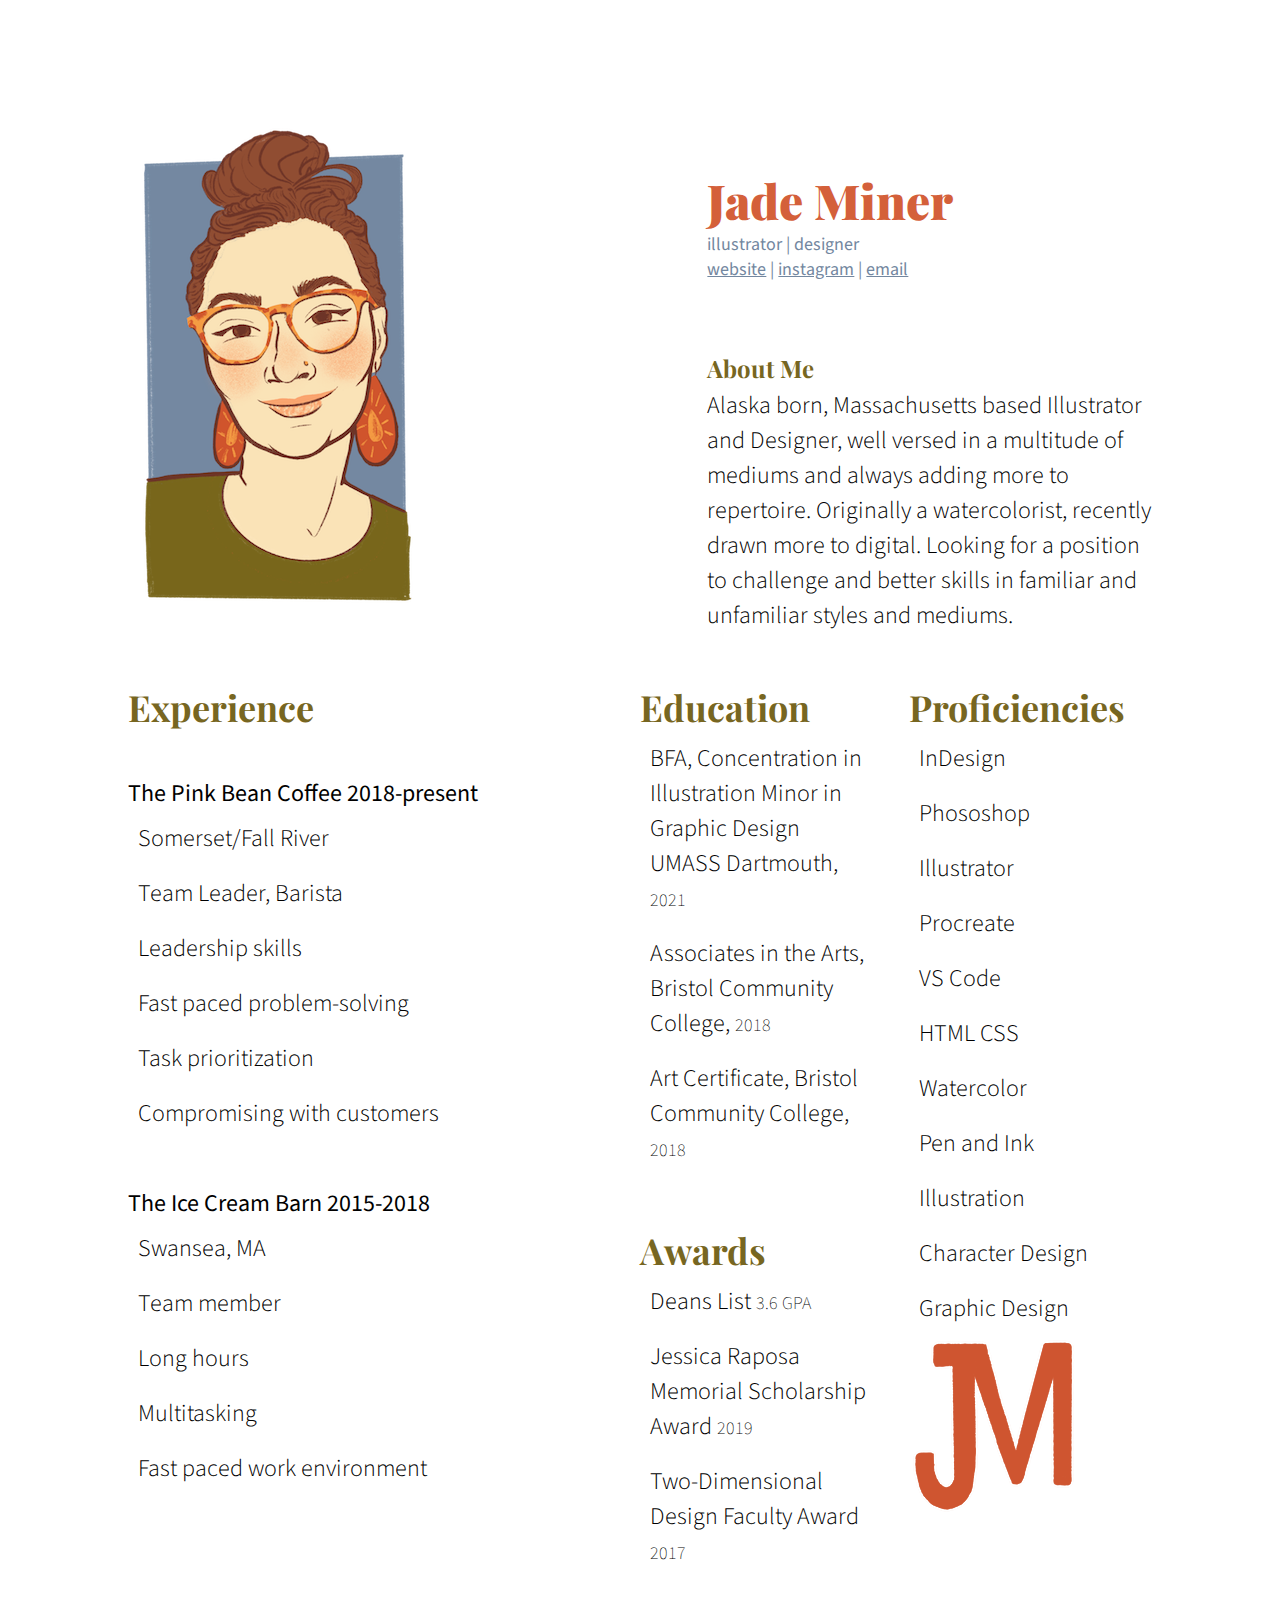
<file: index.html>
<!DOCTYPE html>
<html>
<head>
    <meta charset="utf-8" />
    <meta http-equiv="X-UA-Compatible" content="IE=edge">
    <title>Jade's Resume</title>
    <meta name="viewport" content="width=device-width, initial-scale=1">
    <link rel="stylesheet" type="text/css" media="screen" href="main.css" />
    <link href="https://fonts.googleapis.com/css?family=Playfair+Display:700,900|Source+Sans+Pro:200,300,400&display=swap" rel="stylesheet">
    <!--playfair display: 700, 900   source sans pro: 200, 300, 400-->
</head>
<body>
     <div class="container">  
         <blockquote>
            <h1>Jade Miner</h1>

            <h4>illustrator | designer</h4>
            <h4>
                <a href= "https://jademinerart.wixsite.com/mysite" style="color:currentColor"> website</a> | 
                <a href= "https://www.instagram.com/jademinerart/" style="color:currentColor"> instagram</a> |
                <a href= "mailto: jademinerart@gmail.com" style="color:currentColor"> email</a>
                
            </h4>
            <br> <br>
             <span class="about-me">About Me</span>
            <p>Alaska born, Massachusetts based Illustrator and Designer, well versed in a multitude of mediums and always adding more to repertoire. Originally a watercolorist, recently drawn more to digital. Looking for a position to challenge and better skills in familiar and unfamiliar styles and mediums.
            </p>
        </blockquote>
        <header>
            <!-- <h1>Jade Miner</h1>
            <h4>illustrator | designer</h4> -->
            <img src="self-portrait.png" alt="Self Portrait">
        </header>
        <section class="education">
            <h2>Education</h2>
            <ul>
                <li>BFA, Concentration in Illustration
                    Minor in Graphic Design
                    UMASS Dartmouth, <span class="date">2021</span></li>
                <li>Associates in the Arts, 
                    Bristol Community College, <span class="date">2018</span></li>
                <li>Art Certificate,
                    Bristol Community College, <span class="date">2018</span></li>
            </ul>
        
        </section>
        
        <section class="awards">
            <h2>Awards</h2>
                <ul> <!-- <ul> </ul> unordered list-->
                     <!--<li></li> line item-->
                    <li>Deans List <span class="date">3.6 GPA</span></li>
                    <li>Jessica Raposa Memorial Scholarship Award <span class="date">2019</span></li>
                    <li>Two-Dimensional Design Faculty Award <span class="date">2017</span></li>
                    <!--span is how we style things in line-->
                </ul>
            </section>
        <section class="proficiencies">
            <h2>Proficiencies</h2>
            <ul> 
                <li>InDesign</li>
                <li>Phososhop</li>
                <li>Illustrator</li>
                <li>Procreate</li>
                <li>VS Code</li>
                <li>HTML CSS</li>
                <li>Watercolor</li>
                <li>Pen and Ink</li>
                <li>Illustration</li>
                <li>Character Design</li>
                <li>Graphic Design</li>
        </ul>
        <img src="favicon.png" alt="Favicon">
        </section>
        <section class="experience">
            <h2>Experience</h2>
            <h3>The Pink Bean Coffee 2018-present</h3>
                <ul>
                    <li>Somerset/Fall River</li>
                    <li>Team Leader, Barista</li>
                    <li>Leadership skills</li>
                    <li>Fast paced problem-solving</li>
                    <li>Task prioritization</li>
                    <li>Compromising with customers</li>
                </ul>
            
            <h3>The Ice Cream Barn 2015-2018</h3>
                <ul>
                    <li>Swansea, MA</li>
                    <li>Team member</li>
                    <li>Long hours</li>
                    <li>Multitasking</li>
                    <li>Fast paced work environment</li>
                </ul>       
        </section>
        <!--<footer>footer</footer>!-->
    </div> 
   
</body>
</html>
</file>
<file: main.css>
*{
    /* outline: 2px dashed green; */
    margin: 0;
    padding:0;
}
/* @media screen and (max-width: 600px) {
.container {
    height: 100%;
    display: grid;
    grid-gap: 3px;
    grid-template-columns: 1fr;
    grid-template-rows: auto;
    grid-template-areas: 
        "q"
        "h"
        "e"
        "b"
        "f";
}
 */
/* step one - build your grid */
.container {
    padding:10%;
    /* height: 100%; */
    display: grid;
    grid-gap: 25px;
    /* this will be  the same for everyone */
    grid-template-columns: repeat(12, 1fr);
    /* this will be customized, based on your grid, use pixels or % */
    grid-template-rows: auto;
    /* use letters from step 2 to build the grid */
    grid-template-areas: 
        "q q q q q h h h h h h h"
        "b b b b e e e e a a a a"
        "b b b b g g g g a a a a"
        "f f f f f f f f f f f f";
}

li{
    font-weight: 500;
    padding:10px;
}

.date{
    font-weight: 200;
    font-size:.75em;
}
body{
    font-size: 1.5em;
    font-family: 'Source Sans Pro';
}

ul{
    list-style: none;
}
/* ul list-style: none takes away all the bullets */


h1{
    font-size: 2em;
    font-family: 'Playfair Display';
    font-weight: 900;
    color: rgb(212, 96, 58);
}

h2{
    padding-top:25px;
    font-family: 'Playfair Display';
    font-weight: 700;
    color: rgb(119, 102, 33);
}

h3{
    font-size: 35px;
    font-family: 'Source Sans Pro';
    font-weight: 300;
}
h3{
    padding-top:45px;
    font-family: 'Source Sans Pro';
    font-weight: 400;
    font-size: 1em;
}

h4{
    font-family: 'Source Sans Pro';
    font-weight: 400;
    font-size: large;
    color: rgb(115, 135, 160)
}

li{
    font-family: 'Source Sans Pro';
    font-weight: 300
}
/* step three - build a grid that becomes active when the pixels are 800px or less */
@media screen and (max-width: 800px) {

    .container{
        display: grid;
        grid-gap: 15px;
        /* grid is only one column, keep this way */
        grid-template-columns: 1fr;
        /* you can enter values, or auto will adjust the box sizes based on content */
        grid-template-rows: auto;
        grid-template-areas:
        "h"
        "q"
        "b"
        "a"
        "e"
        "f"
        "g";
    }
}

/* step 1 - assign each of your sections a letter */
blockquote {
    grid-area: h;
    font-weight:300;
    padding-top:40px;
    /* margin-top: 2in; */
    text-align: left;
}


.header {
    grid-area: h;
    /* padding-left:100px; */
}

.about-me {
    font-family: 'Playfair Display';
    font-weight: 700;
    color: rgb(119, 102, 33);
    grid-area: a;
}

.awards {
    grid-area: g;
    padding-top: 0px;
    
}

.proficiencies {
    grid-area: a;
    
}

.education {
    grid-area: e;
    font-weight:300;

}

.experience {
    grid-area: b;
    font-weight:300;
}



footer{
    grid-area: f;
}
</file>
